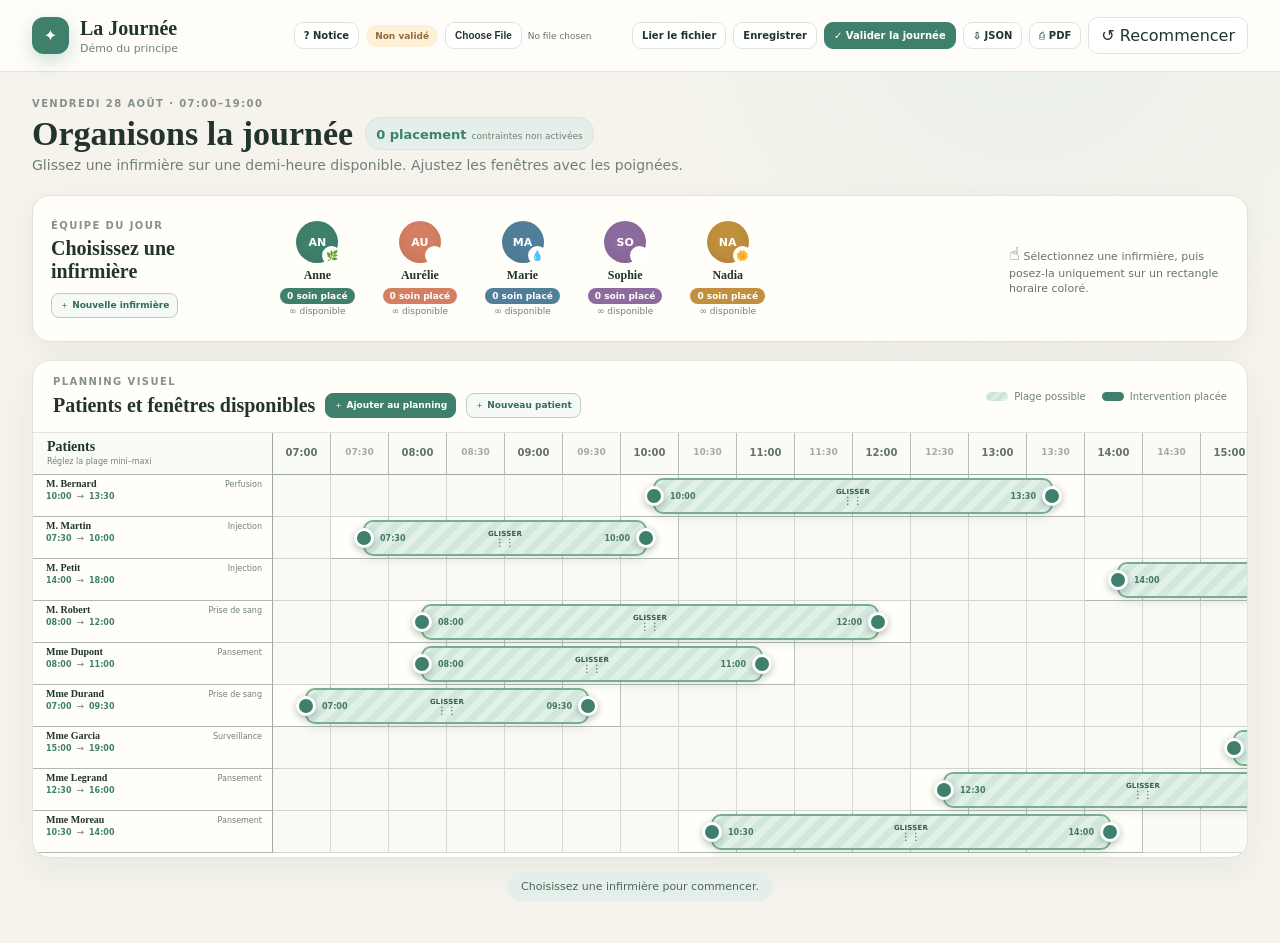
<file: index.html>
<!doctype html>
<html lang="fr">
<head>
  <meta charset="utf-8">
  <meta name="viewport" content="width=device-width, initial-scale=1">
  <meta name="theme-color" content="#f5f3ec">
  <meta name="application-name" content="Ma tournée">
  <meta name="apple-mobile-web-app-title" content="Ma tournée">
  <meta name="apple-mobile-web-app-capable" content="yes">
  <meta name="apple-mobile-web-app-status-bar-style" content="default">
  <title>La Journée — Démo planning</title>
  <link rel="manifest" href="manifest.webmanifest">
  <link rel="icon" href="ma-tournee-180-normal.png" type="image/png" sizes="180x180">
  <link rel="apple-touch-icon" href="ma-tournee-180-normal.png" sizes="180x180">
  <link rel="stylesheet" href="styles.css">
</head>
<body>
  <header class="topbar">
    <div class="brand"><span class="brand-mark">✦</span><div><strong>La Journée</strong><small>Démo du principe</small></div></div>
    <div class="top-actions">
      <a class="action-button notice-link" href="notice.html" target="_blank" rel="help">? Notice</a>
      <span id="validationBadge" class="validation-badge">Non validé</span>
      <input id="openJsonInput" class="json-file-input" type="file" accept="application/json,.json" aria-label="Choisir et ouvrir un planning JSON">
      <button id="linkJsonButton" class="action-button" type="button">Lier le fichier</button>
      <button id="saveButton" class="action-button" type="button">Enregistrer</button>
      <button id="validateButton" class="action-button primary" type="button">✓ Valider la journée</button>
      <button id="exportButton" class="action-button" type="button">⇩ JSON</button>
      <button id="printButton" class="action-button" type="button">⎙ PDF</button>
      <button id="resetButton" class="reset" type="button">↺ Recommencer</button>
    </div>
  </header>
  <main>
    <section class="intro">
      <div><p class="eyebrow">VENDREDI 28 AOÛT · 07:00–19:00</p><div class="intro-title-line"><h1>Organisons la journée</h1><div class="score" aria-live="polite"><strong id="score">0 placement</strong><span>contraintes non activées</span></div></div><p>Glissez une infirmière sur une demi-heure disponible. Ajustez les fenêtres avec les poignées.</p></div>
    </section>
    <section class="nurse-dock" aria-labelledby="nursesTitle">
      <div class="dock-title"><p class="eyebrow">ÉQUIPE DU JOUR</p><div class="title-with-action"><h2 id="nursesTitle">Choisissez une infirmière</h2><button id="addNurseButton" class="small-add" type="button">＋ Nouvelle infirmière</button></div></div>
      <div id="nurseList" class="nurse-list"></div>
      <p class="hint"><span>☝</span> Sélectionnez une infirmière, puis posez-la uniquement sur un rectangle horaire coloré.</p>
    </section>
    <section id="nurseAgenda" class="nurse-agenda" hidden aria-live="polite">
      <div class="agenda-heading">
        <div><p class="eyebrow">EMPLOI DU TEMPS DE LA JOURNÉE</p><div class="agenda-title-line"><h2 id="agendaTitle"></h2><p id="agendaSummary"></p></div></div>
      </div>
      <div class="agenda-scroll"><div id="nurseTimeline" class="nurse-timeline"></div></div>
      <div class="agenda-table-wrap">
        <table class="agenda-table"><thead><tr><th>Heure</th><th>Patient</th><th>Intervention</th></tr></thead><tbody id="agendaBody"></tbody></table>
      </div>
    </section>
    <section class="planning-card">
      <div class="planning-head">
        <div><p class="eyebrow">PLANNING VISUEL</p><div class="title-with-action"><h2>Patients et fenêtres disponibles</h2><button id="schedulePatientButton" class="small-add primary-add" type="button">＋ Ajouter au planning</button><button id="addPatientButton" class="small-add" type="button">＋ Nouveau patient</button></div></div>
        <div class="legend"><span><i class="possible"></i>Plage possible</span><span><i class="assigned"></i>Intervention placée</span></div>
      </div>
      <div class="table-scroll"><div id="planner" class="planner" aria-label="Planning des patients de 7 heures à 19 heures"></div></div>
    </section>
    <p id="status" class="status" role="status" aria-live="polite">Choisissez une infirmière pour commencer.</p>
    <section id="printGroup" class="print-group" aria-label="Emplois du temps de toute l’équipe"></section>
  </main>
  <dialog id="profileDialog" class="profile-dialog">
    <form id="profileForm" method="dialog">
      <header><p class="eyebrow">FICHE MODIFIABLE</p><h2 id="profileTitle">Informations</h2></header>
      <div class="profile-fields">
        <label>Nom<input id="profileLastName" name="lastName" autocomplete="family-name" required></label>
        <label>Prénom<input id="profileFirstName" name="firstName" autocomplete="given-name"></label>
        <label id="profileProGroup">N° professionnel<input id="profileProNumber" name="proNumber"></label>
        <label>Téléphone<input id="profilePhone" name="phone" type="tel" autocomplete="tel"></label>
        <label id="profileCareGroup">Intervention<select id="profileCare" name="care"><option>Pansement</option><option>Injection</option><option>Prise de sang</option><option>Perfusion</option><option>Surveillance</option><option>Autre</option></select></label>
      </div>
      <p class="profile-note">Ces renseignements pourront être complétés plus tard.</p>
      <div class="profile-actions"><button type="button" id="profileCancel">Annuler</button><button type="submit" class="primary">Enregistrer</button></div>
    </form>
  </dialog>
  <dialog id="schedulePatientDialog" class="profile-dialog">
    <form id="schedulePatientForm" method="dialog">
      <header><p class="eyebrow">INTERVENTION DU JOUR</p><h2>Ajouter un patient au planning</h2></header>
      <div class="profile-fields">
        <label>Patient<select id="schedulePatientSelect" required></select></label>
        <label>Intervention<select id="scheduleCare"><option>Pansement</option><option>Injection</option><option>Prise de sang</option><option>Perfusion</option><option>Surveillance</option><option>Autre</option></select></label>
        <label>Disponible à partir de<select id="scheduleMin" required></select></label>
        <label>Disponible jusqu’à<select id="scheduleMax" required></select></label>
      </div>
      <p class="profile-note">La plage proposée par défaut est 07:00–09:00. Elle restera ajustable ensuite avec les poignées du planning.</p>
      <div class="profile-actions"><button type="button" id="schedulePatientCancel">Annuler</button><button type="submit" class="primary">Ajouter au planning</button></div>
    </form>
  </dialog>
  <script src="app.js"></script>
  <script>
    if ("serviceWorker" in navigator) {
      window.addEventListener("load", () => navigator.serviceWorker.register("sw.js"));
    }
  </script>
</body>
</html>
</file>
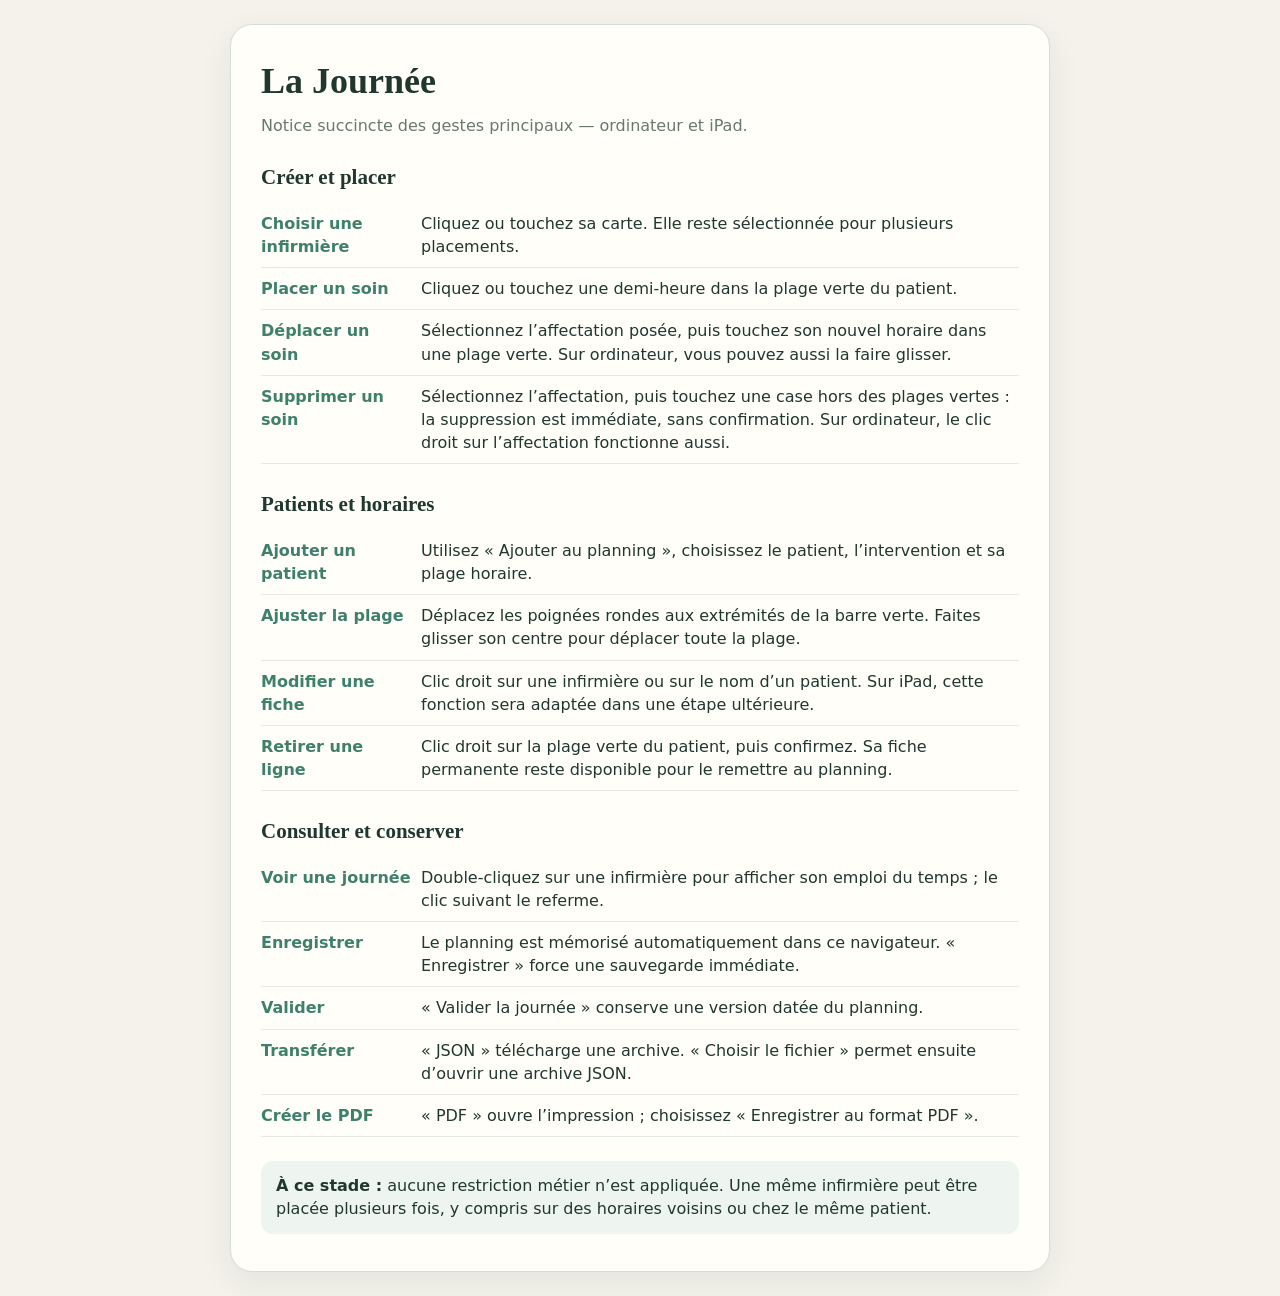
<file: notice.html>
<!doctype html>
<html lang="fr">
<head>
  <meta charset="utf-8">
  <meta name="viewport" content="width=device-width, initial-scale=1">
  <title>Notice succincte — La Journée</title>
  <style>
    :root{color-scheme:light;--ink:#20372f;--green:#3f806d;--paper:#fffef9;--line:#d4ddd7;--soft:#eef5f1}
    *{box-sizing:border-box}body{margin:0;padding:24px;color:var(--ink);background:#f4f2eb;font:16px/1.45 system-ui,-apple-system,sans-serif}
    main{max-width:820px;margin:auto;padding:30px;border:1px solid var(--line);border-radius:22px;background:var(--paper);box-shadow:0 12px 35px #20372f12}
    h1,h2{font-family:Georgia,serif}h1{margin:0 0 5px;font-size:36px}h2{margin:25px 0 10px;font-size:21px}p{margin:7px 0}.lead{color:#68786f}.gesture{display:grid;grid-template-columns:150px 1fr;gap:10px;padding:9px 0;border-bottom:1px solid #e7ebe8}.gesture strong{color:var(--green)}
    .note{margin-top:24px;padding:13px 15px;border-radius:12px;background:var(--soft)}a{color:var(--green)}
    @media(max-width:600px){body{padding:10px}main{padding:22px 18px}.gesture{grid-template-columns:1fr;gap:2px}h1{font-size:30px}}
    @media print{body{padding:0;background:#fff}main{max-width:none;padding:0;border:0;box-shadow:none}.note{border:1px solid var(--line)}}
  </style>
</head>
<body>
<main>
  <h1>La Journée</h1>
  <p class="lead">Notice succincte des gestes principaux — ordinateur et iPad.</p>

  <h2>Créer et placer</h2>
  <div class="gesture"><strong>Choisir une infirmière</strong><span>Cliquez ou touchez sa carte. Elle reste sélectionnée pour plusieurs placements.</span></div>
  <div class="gesture"><strong>Placer un soin</strong><span>Cliquez ou touchez une demi-heure dans la plage verte du patient.</span></div>
  <div class="gesture"><strong>Déplacer un soin</strong><span>Sélectionnez l’affectation posée, puis touchez son nouvel horaire dans une plage verte. Sur ordinateur, vous pouvez aussi la faire glisser.</span></div>
  <div class="gesture"><strong>Supprimer un soin</strong><span>Sélectionnez l’affectation, puis touchez une case hors des plages vertes : la suppression est immédiate, sans confirmation. Sur ordinateur, le clic droit sur l’affectation fonctionne aussi.</span></div>

  <h2>Patients et horaires</h2>
  <div class="gesture"><strong>Ajouter un patient</strong><span>Utilisez « Ajouter au planning », choisissez le patient, l’intervention et sa plage horaire.</span></div>
  <div class="gesture"><strong>Ajuster la plage</strong><span>Déplacez les poignées rondes aux extrémités de la barre verte. Faites glisser son centre pour déplacer toute la plage.</span></div>
  <div class="gesture"><strong>Modifier une fiche</strong><span>Clic droit sur une infirmière ou sur le nom d’un patient. Sur iPad, cette fonction sera adaptée dans une étape ultérieure.</span></div>
  <div class="gesture"><strong>Retirer une ligne</strong><span>Clic droit sur la plage verte du patient, puis confirmez. Sa fiche permanente reste disponible pour le remettre au planning.</span></div>

  <h2>Consulter et conserver</h2>
  <div class="gesture"><strong>Voir une journée</strong><span>Double-cliquez sur une infirmière pour afficher son emploi du temps ; le clic suivant le referme.</span></div>
  <div class="gesture"><strong>Enregistrer</strong><span>Le planning est mémorisé automatiquement dans ce navigateur. « Enregistrer » force une sauvegarde immédiate.</span></div>
  <div class="gesture"><strong>Valider</strong><span>« Valider la journée » conserve une version datée du planning.</span></div>
  <div class="gesture"><strong>Transférer</strong><span>« JSON » télécharge une archive. « Choisir le fichier » permet ensuite d’ouvrir une archive JSON.</span></div>
  <div class="gesture"><strong>Créer le PDF</strong><span>« PDF » ouvre l’impression ; choisissez « Enregistrer au format PDF ».</span></div>

  <p class="note"><strong>À ce stade :</strong> aucune restriction métier n’est appliquée. Une même infirmière peut être placée plusieurs fois, y compris sur des horaires voisins ou chez le même patient.</p>
</main>
</body>
</html>
</file>
<file: styles.css>
:root{--ink:#21342d;--muted:#718078;--cream:#f5f3ec;--paper:#fffef9;--line:#e1e4dc;--green:#3f806d;--patient-width:240px;--slot-width:58px;font-family:Inter,ui-rounded,"SF Pro Rounded","Segoe UI",system-ui,sans-serif;color:var(--ink);background:var(--cream);font-synthesis:none}
*{box-sizing:border-box}body{margin:0;background:radial-gradient(circle at 80% 0,#eaf0e8 0,transparent 28%),var(--cream)}button,input{font:inherit}
.topbar{height:72px;padding:0 32px;display:flex;align-items:center;justify-content:space-between;background:#fffefaeb;border-bottom:1px solid var(--line);backdrop-filter:blur(10px)}.brand{display:flex;align-items:center;gap:11px}.brand-mark{width:37px;height:37px;display:grid;place-items:center;border-radius:12px;color:#fff;background:var(--green);box-shadow:0 7px 18px #3f806d40}.brand strong,.brand small{display:block}.brand strong{font:700 20px Georgia,serif}.brand small{margin-top:2px;color:var(--muted);font-size:11px}.reset{border:1px solid var(--line);border-radius:10px;padding:8px 12px;color:var(--ink);background:#fff;cursor:pointer}.reset:hover{border-color:#aac6b8;background:#f5faf7}
main{max-width:1500px;margin:auto;padding:26px 32px 42px}.intro{display:flex;align-items:end;justify-content:space-between;margin-bottom:22px}.eyebrow{margin:0 0 6px;color:#87918b;font-size:10px;font-weight:800;letter-spacing:.14em}.intro h1{margin:0 0 5px;font:700 34px/1.1 Georgia,serif}.intro p:last-child{margin:0;color:var(--muted);font-size:14px}.score{min-width:126px;padding:13px 16px;border:1px solid #dce1d9;border-radius:14px;background:#fffefa;box-shadow:0 7px 22px #263a3010}.score strong,.score span{display:block}.score strong{font:700 22px Georgia,serif;color:var(--green)}.score span{margin-top:2px;color:var(--muted);font-size:10px}
.nurse-dock{display:grid;grid-template-columns:200px 1fr auto;align-items:center;gap:20px;margin-bottom:18px;padding:16px 18px;border:1px solid var(--line);border-radius:18px;background:var(--paper);box-shadow:0 8px 28px #27392f0d}.dock-title h2,.planning-head h2{margin:0;font:700 20px Georgia,serif}.nurse-list{display:flex;gap:10px;flex-wrap:wrap}.nurse{min-width:82px;padding:8px;border:1px solid transparent;border-radius:13px;background:transparent;color:var(--ink);cursor:grab;transition:.16s}.nurse:hover,.nurse.selected{transform:translateY(-2px);border-color:var(--nurse);background:#fff;box-shadow:0 6px 16px #263a3016}.portrait{position:relative;width:42px;height:42px;margin:auto;display:grid;place-items:center;border-radius:50%;color:#fff;background:var(--nurse);box-shadow:inset 0 -5px 12px #0001}.portrait b{font-size:11px}.portrait i{position:absolute;right:-3px;bottom:-2px;width:19px;height:19px;display:grid;place-items:center;border:2px solid white;border-radius:50%;background:#fff;font-style:normal;font-size:10px}.nurse strong,.nurse small{display:block}.nurse strong{margin-top:5px;font:700 12px Georgia,serif}.nurse small{margin-top:1px;color:var(--muted);font-size:9px}.hint{max-width:220px;margin:0;color:#65736c;font-size:11px;line-height:1.4}.hint span{font-size:18px}
.planning-card{overflow:hidden;border:1px solid var(--line);border-radius:18px;background:var(--paper);box-shadow:0 12px 34px #263a3010}.planning-head{height:72px;padding:0 20px;display:flex;align-items:center;justify-content:space-between;border-bottom:1px solid var(--line)}.legend{display:flex;gap:16px;color:var(--muted);font-size:10px}.legend span{display:flex;align-items:center;gap:6px}.legend i{width:22px;height:9px;border-radius:5px}.legend .possible{background:repeating-linear-gradient(135deg,#dcece4,#dcece4 4px,#cde3d7 4px,#cde3d7 8px)}.legend .assigned{background:var(--green)}
.table-scroll{overflow-x:auto;padding-bottom:4px}.planner{--slots:24;position:relative;min-width:calc(var(--patient-width) + var(--slots)*var(--slot-width));display:grid;grid-template-columns:var(--patient-width) repeat(var(--slots),var(--slot-width));grid-auto-rows:74px}.patient-heading{position:sticky;left:0;z-index:6;grid-row:1;padding:16px 18px;border-right:1px solid var(--line);border-bottom:1px solid var(--line);background:#fafbf7}.patient-heading strong,.patient-heading span{display:block}.patient-heading strong{font:700 14px Georgia,serif}.patient-heading span{margin-top:4px;color:var(--muted);font-size:9px}.time-heading{grid-row:1;padding-top:24px;text-align:center;border-right:1px solid var(--line);border-bottom:1px solid var(--line);background:#fafbf7;color:#637168;font-size:10px;font-weight:800}.time-heading.half{color:#a1aaa4;font-size:9px}.patient-label{position:sticky;left:0;z-index:5;padding:9px 12px 8px 16px;border-right:1px solid var(--line);border-bottom:1px solid var(--line);background:#fffef9}.patient-label>div:first-child{display:flex;align-items:baseline;justify-content:space-between;gap:7px}.patient-label strong{font:700 12px Georgia,serif}.patient-label span{color:var(--muted);font-size:9px}.window-values{display:flex;gap:5px;margin-top:8px;align-items:center}.window-values b{font-size:9px;color:var(--green)}.range-wrap{position:relative;height:13px;margin-top:2px}.range{position:absolute;left:0;width:100%;height:13px;margin:0;appearance:none;background:transparent;pointer-events:none}.range::-webkit-slider-thumb{appearance:none;width:14px;height:14px;border:2px solid white;border-radius:50%;background:var(--green);box-shadow:0 1px 5px #20372d55;pointer-events:auto;cursor:ew-resize}.range::-moz-range-thumb{width:11px;height:11px;border:2px solid white;border-radius:50%;background:var(--green);pointer-events:auto;cursor:ew-resize}.range::-webkit-slider-runnable-track{height:4px;border-radius:4px;background:#d8e8df}.range.max::-webkit-slider-runnable-track{background:transparent}
.window-band{z-index:1;align-self:center;height:42px;margin:0 3px;padding:0 9px;display:flex;align-items:center;justify-content:space-between;gap:8px;border:1px solid #a9cdbb;border-radius:10px;background:repeating-linear-gradient(135deg,#e1f0e8,#e1f0e8 7px,#d3e8dd 7px,#d3e8dd 14px);color:#477564;box-shadow:inset 0 0 0 1px #ffffff80;pointer-events:none;overflow:hidden}.window-band strong{font-size:9px;letter-spacing:.04em;text-transform:uppercase;white-space:nowrap}.window-band span{font-size:8px;font-weight:800;white-space:nowrap}.slot{position:relative;z-index:2;grid-row:auto;border:0;border-right:1px solid #d7ddd7;border-bottom:1px solid #cfd6d0;background:#ffffffd9;cursor:pointer}.slot:nth-child(2n){background:#fafbf8d9}.slot.allowed{background:transparent}.slot.open:hover,.slot.open.over{z-index:3;outline:2px solid var(--green);outline-offset:-2px;background:#bcdccbad}.assignment{z-index:4;align-self:center;height:42px;margin:0 4px;padding:4px;border:0;border-radius:9px;color:white;background:var(--nurse);box-shadow:0 4px 12px #263a3040;cursor:pointer;animation:pop .25s ease-out;transform:translateY(calc(var(--stack,0)*5px))}.assignment span,.assignment strong{display:block}.assignment span{font-size:11px;font-weight:900}.assignment strong{margin-top:2px;font-size:8px}.assignment:hover{z-index:8;filter:brightness(.95)}@keyframes pop{from{transform:scale(.7);opacity:0}to{transform:scale(1);opacity:1}}
.status{width:max-content;max-width:100%;margin:14px auto 0;padding:8px 14px;border-radius:20px;color:#4e665b;background:#e5efe9;font-size:11px}
@media(max-width:900px){main{padding:20px 14px}.topbar{padding:0 16px}.intro{align-items:start;gap:12px}.intro h1{font-size:27px}.nurse-dock{grid-template-columns:1fr}.hint{max-width:none}.planning-head{align-items:start;height:auto;padding:15px;gap:12px;flex-direction:column}.legend{flex-wrap:wrap;padding-bottom:2px}}

.nurse-agenda{margin:0 0 18px;border:1px solid #d8e1da;border-radius:18px;background:#fffef9;box-shadow:0 8px 28px #27392f0d;overflow:hidden}.nurse-agenda[hidden]{display:none}.agenda-heading{min-height:68px;padding:13px 18px;display:flex;align-items:center;justify-content:space-between;border-bottom:1px solid var(--line);background:#f7faf7}.agenda-heading h2{margin:0;font:700 22px Georgia,serif}.agenda-heading h2::before{content:"";display:inline-block;width:10px;height:10px;margin-right:8px;border-radius:50%;background:var(--nurse)}.agenda-heading>p{margin:0;padding:6px 10px;border-radius:15px;color:#517064;background:#e5efe9;font-size:10px;font-weight:800}.agenda-scroll{overflow-x:auto}.nurse-timeline{--slots:24;min-width:calc(var(--slots)*var(--slot-width));display:grid;grid-template-columns:repeat(var(--slots),var(--slot-width));grid-template-rows:30px 66px}.agenda-time{grid-row:1;padding-top:10px;text-align:center;border-right:1px solid #d7ddd7;color:#637168;font-size:9px;font-weight:800}.agenda-time.half{color:#a1aaa4}.agenda-cell{grid-row:2;padding:5px 3px;display:flex;flex-direction:column;gap:3px;border-top:1px solid #d7ddd7;border-right:1px solid #d7ddd7;background:#fff}.agenda-cell:nth-child(4n){background:#fafbf8}.agenda-chip{display:block;overflow:hidden;padding:5px 3px;border-radius:6px;color:#fff;background:var(--nurse);font-size:8px;font-weight:800;text-align:center;text-overflow:ellipsis;white-space:nowrap}.agenda-table-wrap{border-top:1px solid var(--line)}.agenda-table{width:100%;border-collapse:collapse;font-size:11px}.agenda-table th,.agenda-table td{padding:9px 18px;text-align:left;border-bottom:1px solid #edf0eb}.agenda-table th{color:#7f8a84;background:#fafbf8;font-size:9px;letter-spacing:.06em;text-transform:uppercase}.agenda-table tbody tr:last-child td{border-bottom:0}.agenda-table td:first-child{width:100px;color:var(--green)}.agenda-empty td{text-align:center!important;color:var(--muted)!important;padding:14px!important}

/* La fenêtre patient se manipule désormais directement sur le planning. */
.range-wrap{display:none}.window-help{display:block;margin-top:4px;color:#91a098;font-size:8px}
.window-band{z-index:3;height:46px;margin:0 3px;padding:0;gap:0;justify-content:stretch;border:2px solid #79ad92;border-radius:11px;box-shadow:0 3px 9px #315f4f25;pointer-events:auto}
.window-band.adjusting,.window-band.drop-ready{border-color:#2f705b;box-shadow:0 0 0 3px #75ae9340,0 5px 13px #315f4f30}
.window-time{padding:0 5px;font-size:8px;font-weight:900;white-space:nowrap;pointer-events:none}
.window-handle{align-self:stretch;width:24px;flex:0 0 24px;border:0;color:#fff;background:#3f806d;cursor:ew-resize;font-size:12px;font-weight:900}
.window-handle.start{border-radius:8px 0 0 8px}.window-handle.end{border-radius:0 8px 8px 0}.window-handle:hover{background:#2f6d59}
.window-mover{min-width:24px;flex:1;align-self:stretch;border:0;background:transparent;color:#315f4f;cursor:grab}.window-mover:active{cursor:grabbing}.window-mover strong,.window-mover small{display:block}.window-mover strong{overflow:hidden;text-overflow:ellipsis;font-size:8px;letter-spacing:.03em;text-transform:uppercase;white-space:nowrap}.window-mover small{margin-top:1px;font-size:12px;line-height:8px}
.adjusting-window{cursor:ew-resize;user-select:none}.slot.open:hover,.slot.open.over{z-index:4}.assignment{z-index:5}

/* Poignées rondes, faciles à saisir. */
.window-band{overflow:visible}
.window-handle{align-self:center;width:22px;height:22px;flex:0 0 22px;padding:0;border:3px solid #fff;border-radius:50%!important;background:#3f806d;box-shadow:0 2px 7px #213c3155;cursor:ew-resize;position:relative;z-index:2}
.window-handle.start{margin-left:-12px;margin-right:2px}.window-handle.end{margin-left:2px;margin-right:-12px}.window-handle:hover{transform:scale(1.12);background:#2f6d59}.window-handle:active{transform:scale(.94)}
.assignment{cursor:grab}.assignment:active{cursor:grabbing}.assignment.moving{opacity:.45;filter:saturate(.7)}
.assignment.selected-for-move{z-index:20;outline:3px solid #173f32;outline-offset:2px;transform:translateY(calc(var(--stack,0)*5px)) scale(1.08);box-shadow:0 7px 20px #20382e70}.slot.inactive[aria-disabled="true"]{cursor:default}.planner:has(.assignment.selected-for-move) .slot.inactive{cursor:not-allowed;background:#f3e7e2;opacity:.85}
.slot.inactive{cursor:default;background:#f7f7f3;opacity:.58}.slot.inactive:disabled{color:transparent}.slot.allowed{background:transparent}.window-band{cursor:copy}

/* Mode compact : davantage de patients et d’affectations visibles sans défilement vertical. */
.planner{grid-auto-rows:58px}.patient-heading{padding:11px 16px}.patient-label{padding:5px 11px 4px 14px}.patient-label strong{font-size:11px}.patient-label>div:first-child span{font-size:8px}.window-values{margin-top:4px}.window-help{display:none}.window-band{height:36px}.window-handle{width:20px;height:20px;flex-basis:20px}.window-handle.start{margin-left:-11px}.window-handle.end{margin-right:-11px}.window-mover strong{font-size:7px}.window-mover small{font-size:10px}.assignment{height:34px;padding:3px}.assignment span{font-size:10px}.assignment strong{font-size:7px;margin-top:0}
.agenda-heading{min-height:54px;padding:9px 16px}.agenda-heading h2{font-size:19px}.nurse-timeline{grid-template-rows:24px 48px}.agenda-time{padding-top:7px;font-size:8px}.agenda-cell{padding:3px 2px;gap:2px}.agenda-chip{padding:3px 2px;font-size:7px}.agenda-table th,.agenda-table td{padding:6px 16px}.agenda-empty td{padding:9px!important}

.top-actions{display:flex;align-items:center;gap:7px;flex-wrap:wrap;justify-content:flex-end}.action-button{border:1px solid var(--line);border-radius:9px;padding:7px 9px;color:var(--ink);background:#fff;cursor:pointer;font-size:10px;font-weight:700}.notice-link{text-decoration:none}.action-button:hover{border-color:#a8c5b7;background:#f5faf7}.action-button.primary{border-color:#3f806d;color:#fff;background:#3f806d}.action-button.primary:hover{background:#326d5b}.validation-badge{padding:6px 9px;border-radius:14px;color:#976937;background:#fff0da;font-size:9px;font-weight:800}.validation-badge.validated{color:#2e6a56;background:#dcece4}
.json-file-input{max-width:180px;color:#66756d;font-size:9px}.json-file-input::file-selector-button{margin-right:6px;padding:7px 9px;border:1px solid var(--line);border-radius:9px;color:var(--ink);background:#fff;cursor:pointer;font-size:10px;font-weight:700}.json-file-input::file-selector-button:hover{border-color:#a8c5b7;background:#f5faf7}
@media(max-width:980px){.topbar{height:auto;min-height:72px;padding-top:9px;padding-bottom:9px;gap:12px}.validation-badge{display:none}}
@media print{body{background:#fff}.topbar{height:auto;padding:10px 0}.top-actions,.nurse-dock,.status,.reset,.action-button{display:none!important}main{max-width:none;padding:10px 0}.intro{margin-bottom:10px}.planning-card,.nurse-agenda{box-shadow:none;break-inside:avoid}.table-scroll,.agenda-scroll{overflow:visible}.planner,.nurse-timeline{transform-origin:top left}.planning-head{height:54px}@page{size:landscape;margin:10mm}}

/* Le PDF contient exclusivement l’emploi du temps de l’infirmière. */
@media print{
  .topbar,.intro,.nurse-dock,.planning-card,.status{display:none!important}
  body,main{margin:0!important;padding:0!important;background:#fff!important}
  main{max-width:none!important}
  .nurse-agenda{display:block!important;margin:0!important;border:1px solid #cfd8d1!important;border-radius:14px!important;box-shadow:none!important;overflow:hidden!important}
  .agenda-heading{min-height:58px!important;padding:10px 16px!important}
  .agenda-scroll,.agenda-table-wrap{display:block!important;overflow:visible!important}
  .nurse-timeline{width:100%!important;min-width:0!important;grid-template-columns:repeat(24,1fr)!important}
  .agenda-table{font-size:11px!important}
  .agenda-table th,.agenda-table td{padding:7px 14px!important}
  @page{size:landscape;margin:10mm}
}

/* Densité maximale du tableau patients. */
.planner{grid-auto-rows:46px}.patient-heading{padding:7px 14px}.patient-heading span{margin-top:2px;font-size:8px}.patient-label{padding:3px 10px 2px 13px}.patient-label strong{font-size:10px}.patient-label>div:first-child span{font-size:7px}.window-values{margin-top:2px;line-height:1}.window-values b{font-size:8px}.window-band{height:29px;border-width:1px;border-radius:8px}.window-handle{width:18px;height:18px;flex-basis:18px;border-width:2px}.window-handle.start{margin-left:-10px}.window-handle.end{margin-right:-10px}.window-time{padding:0 3px;font-size:7px}.window-mover strong{font-size:6px}.window-mover small{font-size:8px;line-height:6px}.assignment{height:27px;margin:0 3px;padding:2px;border-radius:7px}.assignment span{font-size:9px;line-height:11px}.assignment strong{font-size:6px;line-height:8px}

/* Rectangles à leur taille confortable, avec seulement 3 px d’air entre les patients. */
.planner{grid-auto-rows:42px}.time-heading{padding-top:14px}.patient-heading{padding:6px 14px}.patient-label{padding:3px 10px 2px 13px}.patient-label strong{font-size:10px}.patient-label>div:first-child span{font-size:8px}.window-values{margin-top:3px}.window-values b{font-size:8px}.window-band{height:36px;border-width:2px;border-radius:10px}.window-handle{width:20px;height:20px;flex-basis:20px;border-width:3px}.window-handle.start{margin-left:-11px}.window-handle.end{margin-right:-11px}.window-time{padding:0 4px;font-size:8px}.window-mover strong{font-size:7px}.window-mover small{font-size:10px;line-height:8px}.assignment{height:34px;margin:0 3px;padding:3px;border-radius:8px}.assignment span{font-size:10px;line-height:12px}.assignment strong{font-size:7px;line-height:9px}

.print-group{display:none}

.profile-dialog{width:min(520px,calc(100vw - 28px));padding:0;border:0;border-radius:18px;color:var(--ink);background:#fffef9;box-shadow:0 24px 70px #17312655}.profile-dialog::backdrop{background:#1d302966;backdrop-filter:blur(2px)}.profile-dialog form{padding:22px}.profile-dialog header{margin-bottom:17px}.profile-dialog h2{margin:3px 0 0;font:700 24px Georgia,serif}.profile-fields{display:grid;grid-template-columns:1fr 1fr;gap:13px}.profile-fields label{display:grid;gap:5px;color:#64736b;font-size:10px;font-weight:800;text-transform:uppercase;letter-spacing:.05em}.profile-fields label[hidden]{display:none}.profile-fields input,.profile-fields select{width:100%;box-sizing:border-box;padding:10px 11px;border:1px solid #cfdad3;border-radius:9px;color:var(--ink);background:#fff;font:500 13px system-ui}.profile-fields input:focus,.profile-fields select:focus{outline:2px solid #82b39c;outline-offset:1px}.profile-note{margin:14px 0;color:var(--muted);font-size:10px}.profile-actions{display:flex;justify-content:flex-end;gap:8px}.profile-actions button{padding:9px 14px;border:1px solid var(--line);border-radius:9px;background:#fff;color:var(--ink);font-weight:750;cursor:pointer}.profile-actions .primary{border-color:var(--green);color:#fff;background:var(--green)}.patient-label{cursor:context-menu}@media(max-width:560px){.profile-fields{grid-template-columns:1fr}}
.title-with-action{display:flex;align-items:center;gap:10px;flex-wrap:wrap}.small-add{padding:5px 8px;border:1px solid #b9cec3;border-radius:8px;color:#356b59;background:#f5faf7;cursor:pointer;font-size:9px;font-weight:800;white-space:nowrap}.small-add:hover{border-color:#3f806d;background:#e5f0ea}
.small-add.primary-add{border-color:#3f806d;color:#fff;background:#3f806d}.small-add.primary-add:hover{background:#326d5b}

/* Grille plus nette : demi-heures verticales et patients horizontaux. */
.patient-heading,.patient-label{border-right-color:#9eaaa2;border-bottom-color:#aeb9b1}
.time-heading{border-right-color:#b3beb6;border-bottom-color:#9eaaa2}
.slot{border-right-color:#b8c2bb;border-bottom-color:#aeb9b1}

/* Les bornes mini et maxi représentent des heures précises : elles s’alignent au centre de leur colonne. */
.planner{padding-right:calc(var(--slot-width)/2)}
.window-band{transform:translateX(calc(var(--slot-width)/2))}

/* Les compteurs restent sous le regard, immédiatement après leur titre. */
.intro{display:block}.intro-title-line,.agenda-title-line{display:flex;align-items:center;gap:12px;flex-wrap:wrap}.intro-title-line{margin-bottom:5px}.intro h1{margin:0}.score{min-width:0;padding:6px 10px;border-radius:16px;box-shadow:none;background:#e5efe9}.score strong,.score span{display:inline}.score strong{font:800 13px system-ui;color:var(--green)}.score span{margin-left:5px;font-size:9px}.agenda-heading{justify-content:flex-start}.agenda-title-line>p{margin:0;padding:6px 10px;border-radius:15px;color:#517064;background:#e5efe9;font-size:10px;font-weight:800}

.nurse-count{display:block;width:max-content;margin:5px auto 2px;padding:3px 7px;border-radius:10px;color:#fff;background:var(--nurse);font-style:normal;font-size:9px;font-weight:850;white-space:nowrap}.nurse small{margin-top:2px}

/* Tableau chronologique compact : Intervention suit immédiatement Patient. */
.agenda-table{table-layout:fixed}.agenda-table th:first-child,.agenda-table td:first-child{width:90px}.agenda-table th:nth-child(2),.agenda-table td:nth-child(2){width:190px}

/* Impression compacte de toute l’équipe. */
@media print{
  .topbar,.intro,.nurse-dock,.nurse-agenda,.planning-card,.status{display:none!important}
  body,main{margin:0!important;padding:0!important;background:#fff!important}
  main{max-width:none!important}
  .print-group{display:block!important}
  .print-nurse{margin:0 0 4mm;border:1px solid #cfd8d1;border-radius:9px;overflow:hidden;break-inside:avoid;page-break-inside:avoid}
  .print-nurse header{height:36px;padding:4px 9px;display:flex;align-items:center;justify-content:space-between;background:#f7faf7;border-bottom:1px solid #dbe1dc}
  .print-nurse header small{display:block;color:#7f8a84;font-size:6px;font-weight:800;letter-spacing:.12em}
  .print-nurse header h2{margin:1px 0 0;font:700 14px Georgia,serif}
  .print-nurse header h2::before{content:"";display:inline-block;width:7px;height:7px;margin-right:5px;border-radius:50%;background:var(--nurse)}
  .print-nurse header>strong{padding:3px 7px;border-radius:10px;color:#416c5d;background:#e5efe9;font-size:7px}
  .print-timeline{display:none}
  .print-time{grid-row:1;padding-top:3px;text-align:center;border-right:1px solid #d7ddd7;color:#637168;font-size:6px;font-weight:800}
  .print-cell{grid-row:2;padding:1px;display:flex;flex-direction:column;gap:1px;border-top:1px solid #d7ddd7;border-right:1px solid #d7ddd7}
  .print-cell span{display:block;overflow:hidden;padding:1px;border-radius:3px;color:#fff;background:var(--nurse);font-size:5px;font-weight:800;text-align:center;text-overflow:ellipsis;white-space:nowrap}
  .print-nurse table{width:100%;border-collapse:collapse;font-size:7px}
  .print-nurse table{table-layout:fixed}.print-nurse th:first-child,.print-nurse td:first-child{width:55px}.print-nurse th:nth-child(2),.print-nurse td:nth-child(2){width:145px}
  .print-nurse th,.print-nurse td{padding:2px 9px;text-align:left;border-top:1px solid #e6eae6;line-height:1.05}
  .print-nurse th{color:#7f8a84;background:#fafbf8;font-size:6px;letter-spacing:.06em;text-transform:uppercase}
  .print-nurse td:first-child{width:60px;color:#3f806d}.print-empty td{text-align:center;color:#7f8a84!important}
  @page{size:landscape;margin:8mm}
}
</file>
